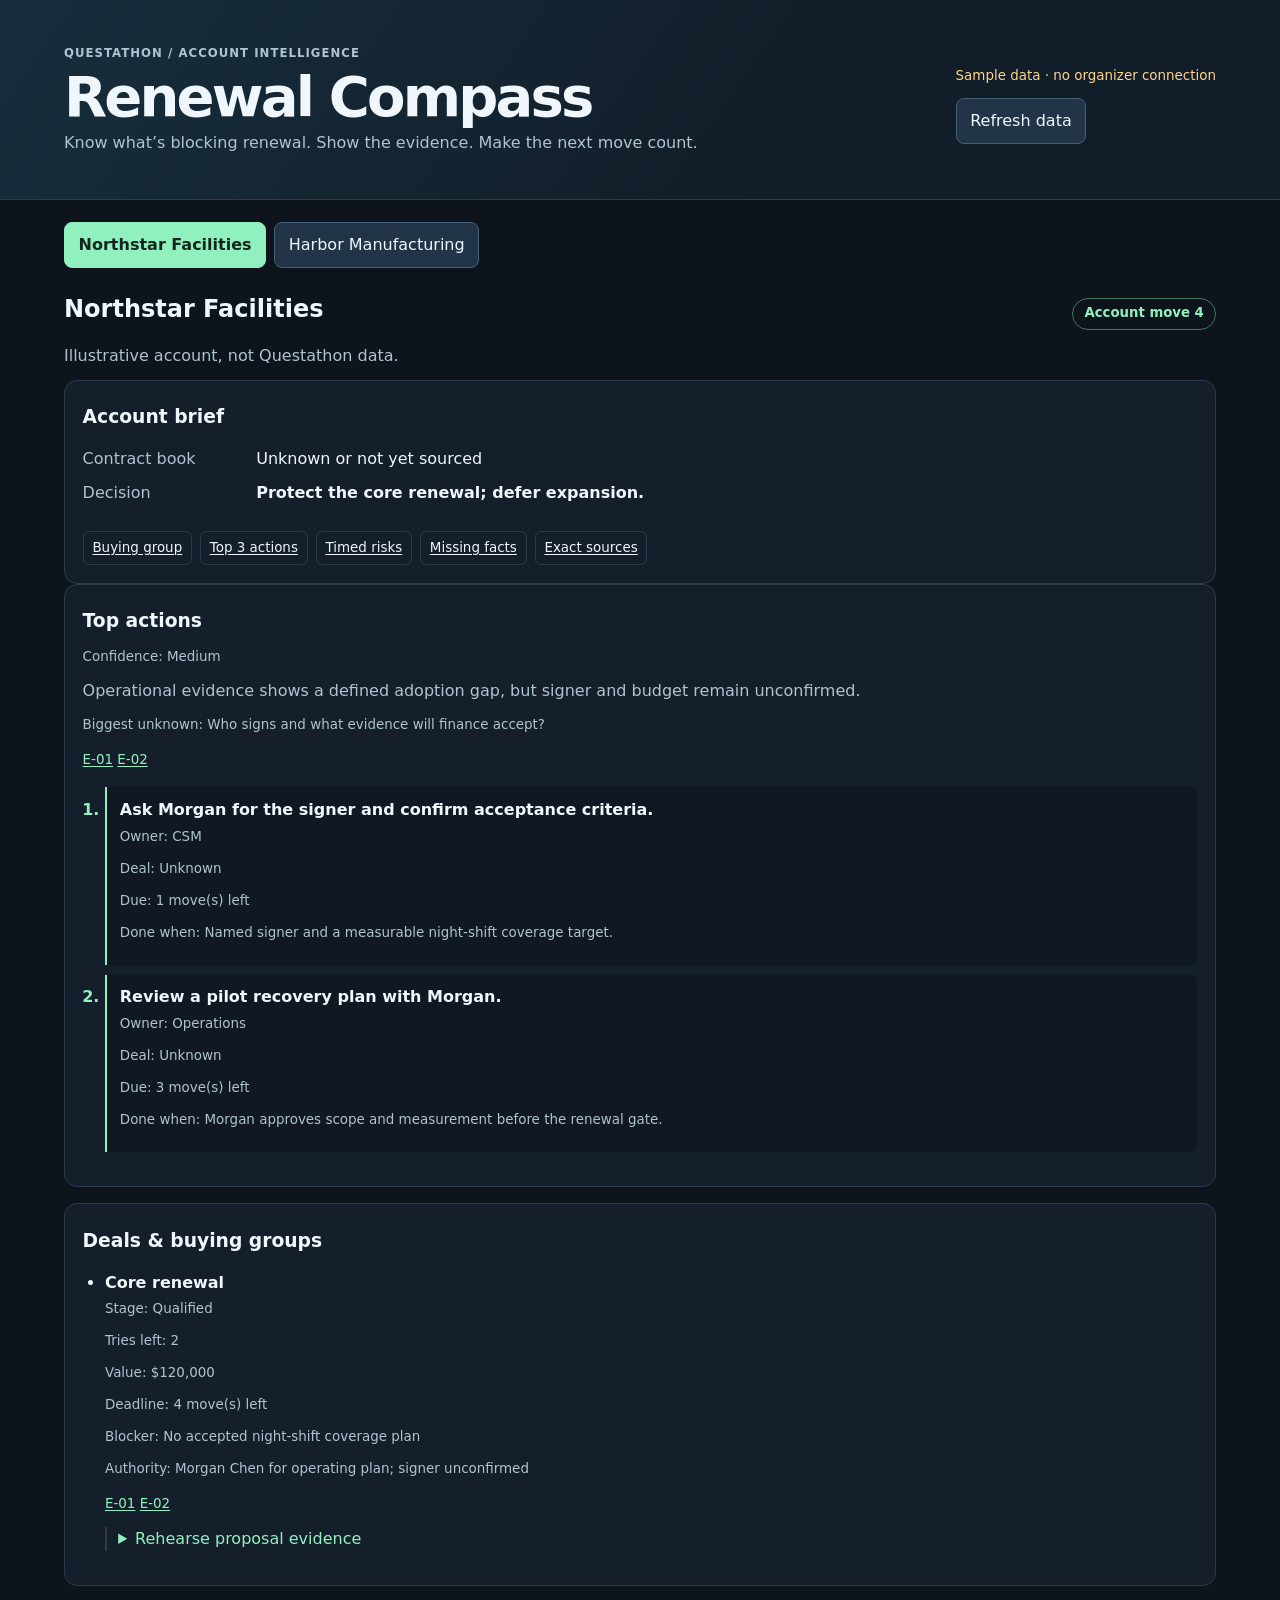
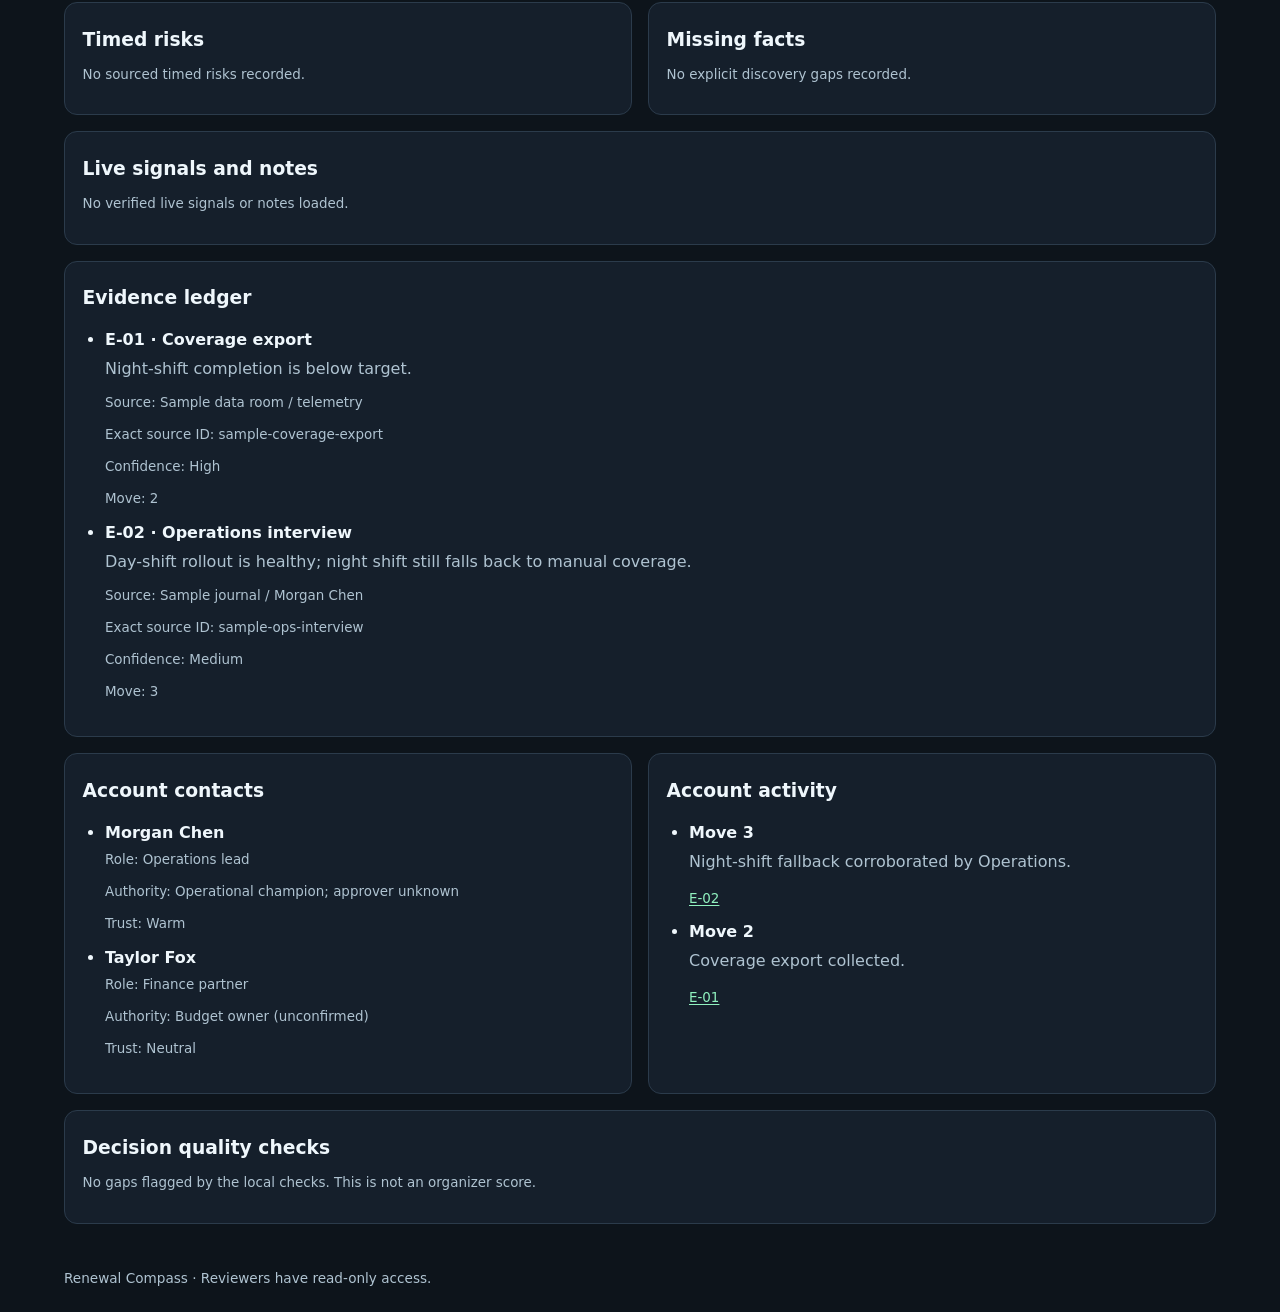
<file: index.html>
<!doctype html><html lang="en"><meta charset="utf-8"><meta name="viewport" content="width=device-width, initial-scale=1"><title>Renewal Compass | Questathon CRM</title><link rel="stylesheet" href="styles.css">
<body><header><div><small>QUESTATHON / ACCOUNT INTELLIGENCE</small><h1>Renewal Compass</h1><p>Know what’s blocking renewal. Show the evidence. Make the next move count.</p></div><div id="status" role="status"></div></header><main><nav id="accounts" aria-label="Accounts"></nav><section id="workspace" aria-live="polite"></section></main><footer>Renewal Compass · Reviewers have read-only access.</footer><script type="module" src="app.mjs"></script></body></html>
</file>
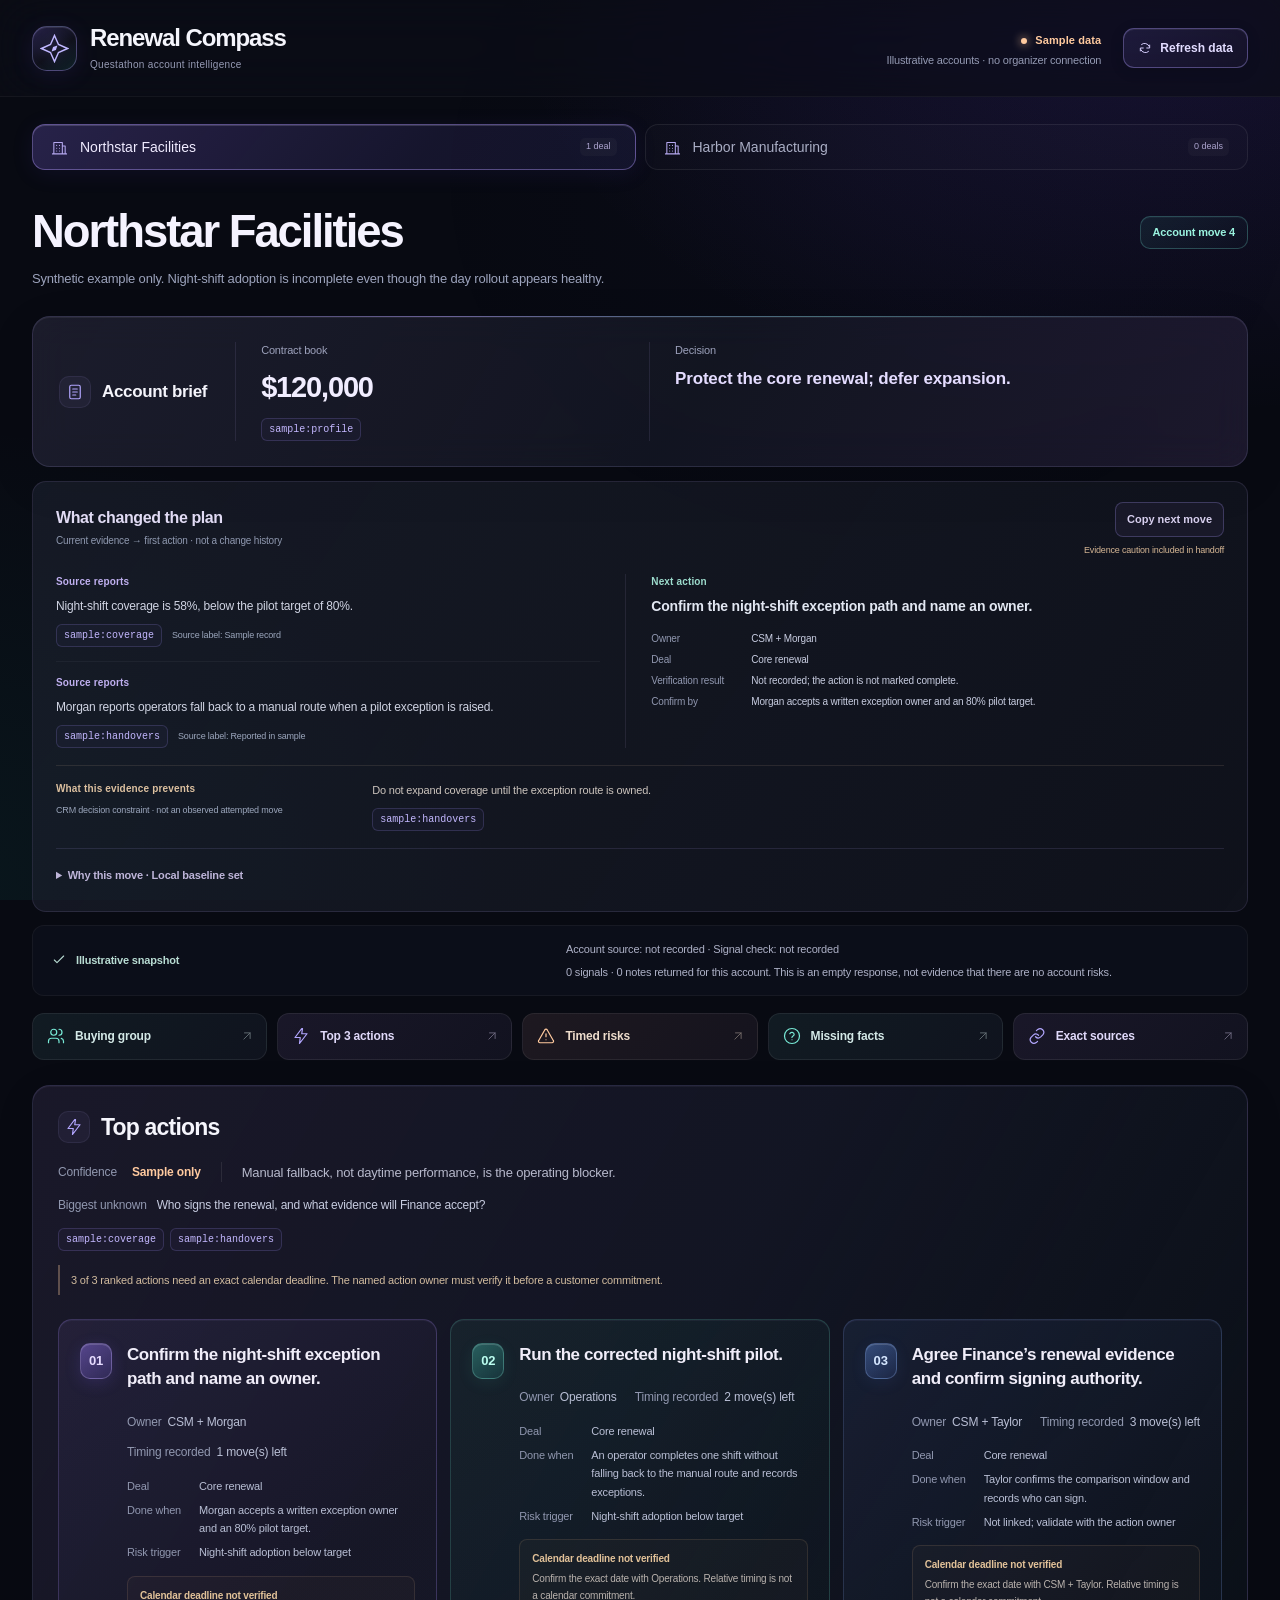
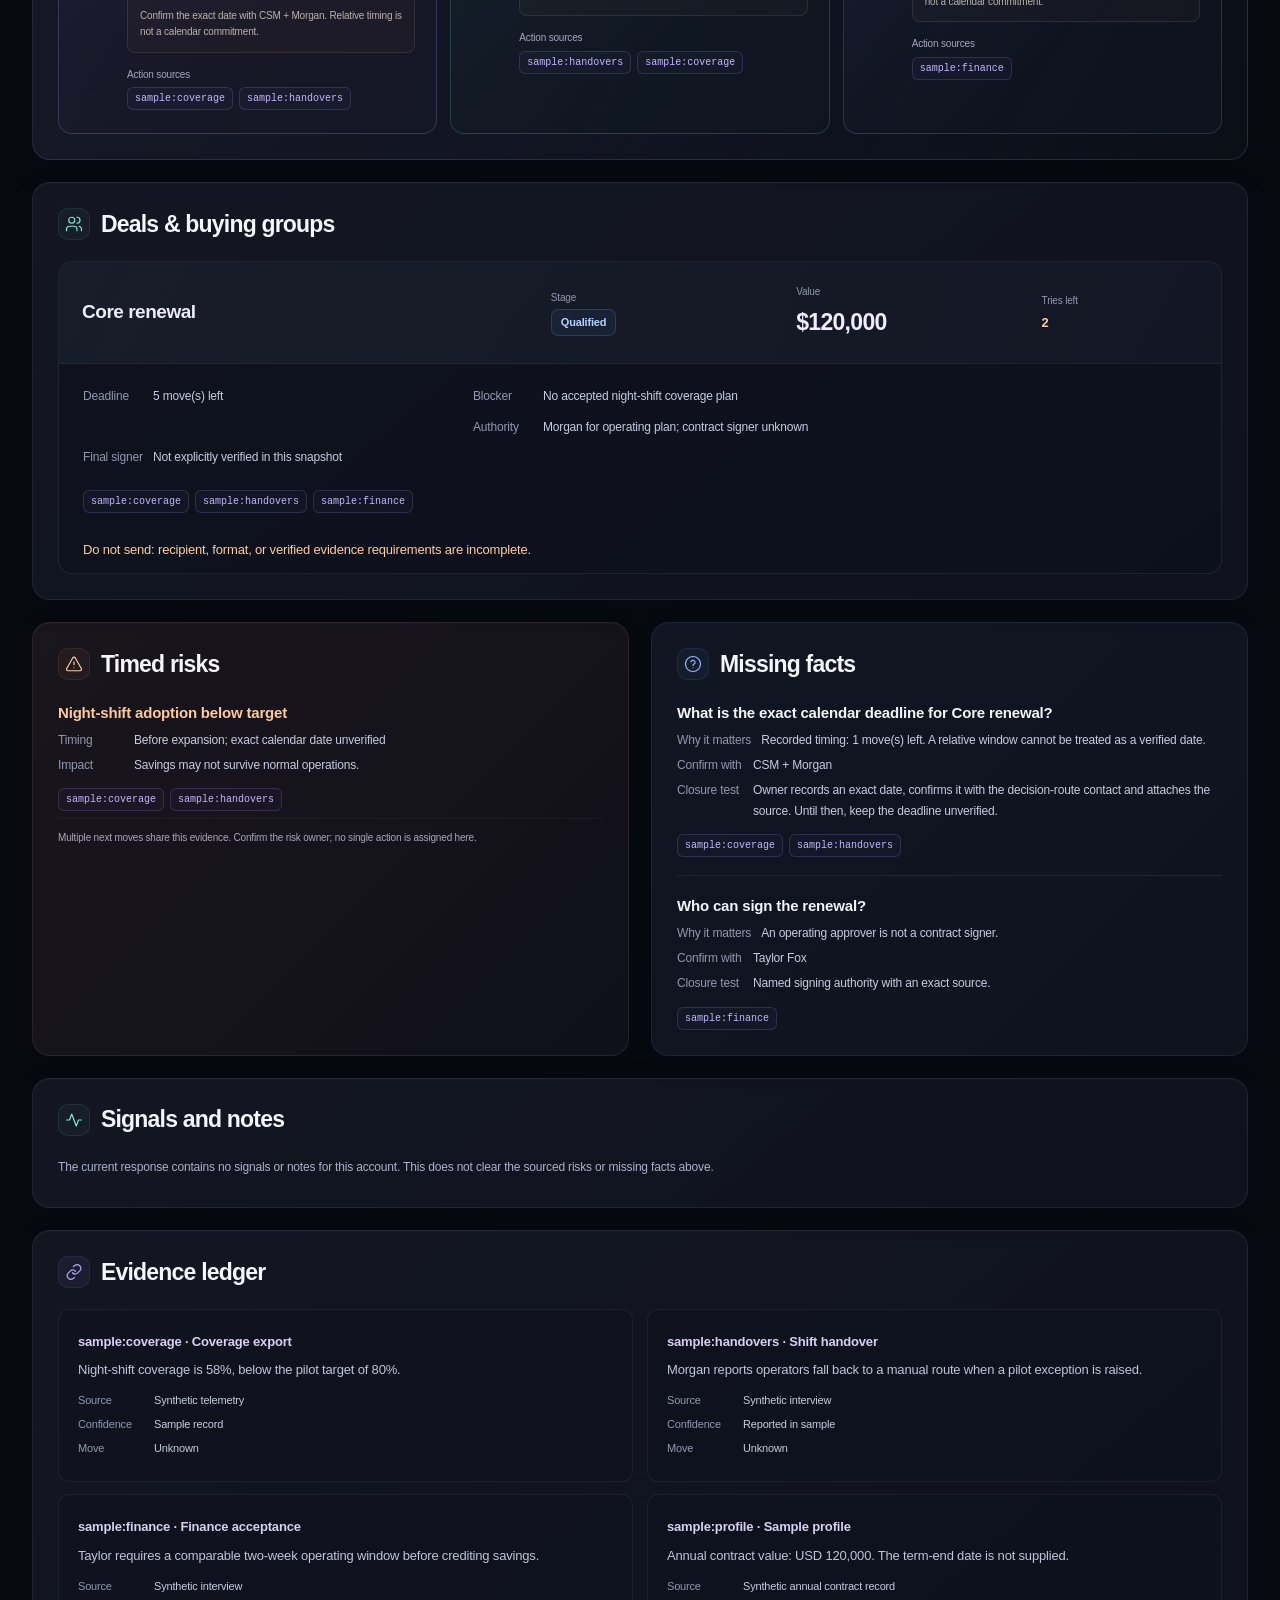
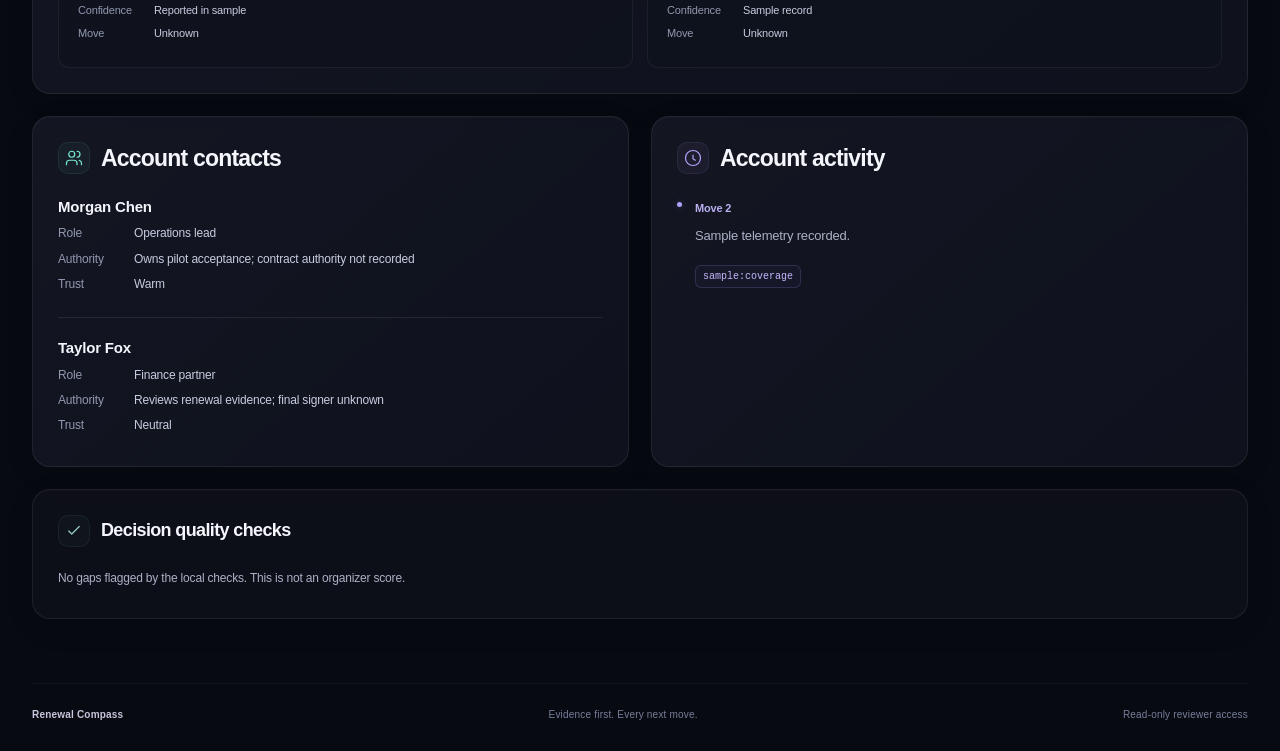
<file: hosting/crm/index.html>
<!doctype html>
<html lang="en">
<head>
<meta charset="utf-8"><meta name="viewport" content="width=device-width, initial-scale=1">
<meta name="theme-color" content="#080a12"><meta name="description" content="Evidence-led account intelligence. Review renewal decisions, buying groups, next actions, and exact sources.">
<title>Renewal Compass | Questathon CRM</title><link rel="stylesheet" href="styles.css">
</head>
<body>
<a class="skip-link" href="#workspace">Skip to account review</a>
<header class="app-header"><div class="brand"><span class="brand-emblem"><svg class="brand-mark" viewBox="0 0 40 40" fill="none" aria-hidden="true"><path d="m20 2 5.5 12.5L38 20l-12.5 5.5L20 38l-5.5-12.5L2 20l12.5-5.5L20 2Z" stroke="currentColor" stroke-width="2"/><path d="m24 16-2 6-6 2 2-6 6-2Z" fill="currentColor"/></svg></span><div><h1>Renewal Compass</h1><p>Questathon account intelligence</p></div></div><div id="status" role="status" aria-live="polite"></div></header>
<main><nav id="accounts" aria-label="Accounts"></nav><section id="workspace" aria-live="polite" aria-busy="true" tabindex="-1"><div class="connection-state"><span class="connection-orbit" aria-hidden="true"></span><p class="section-label">ACCOUNT INTELLIGENCE</p><h2>Connecting the evidence.</h2><p>Loading the account snapshot before making a recommendation.</p></div></section></main>
<footer><span>Renewal Compass</span><span>Evidence first. Every next move.</span><span>Read-only reviewer access</span></footer>
<script type="module" src="app.mjs"></script>
</body></html>
</file>
<file: styles.css>
:root{color-scheme:dark;--bg:#0d141b;--surface:#151f2b;--line:#2b3b4b;--ink:#eff7fc;--muted:#afc3d1;--mint:#90f1bf;--amber:#ffd489}*{box-sizing:border-box}body{margin:0;background:var(--bg);color:var(--ink);font:16px/1.55 system-ui,sans-serif}header{padding:2.5rem max(5vw,1.1rem) 2rem;background:linear-gradient(125deg,#182e3c,#111d29 64%);border-bottom:1px solid var(--line);display:flex;justify-content:space-between;gap:1.5rem;align-items:center}h1{margin:.2rem 0;font-size:clamp(2rem,5vw,3.5rem);letter-spacing:-.05em;line-height:1.05}h2,h3,p{margin:.25rem 0 .7rem}p,small,dt,footer{color:var(--muted)}small{font-size:.73rem;letter-spacing:.09em;font-weight:700}main,footer{max-width:1320px;margin:auto;padding:1.4rem 5vw}nav{display:flex;gap:.5rem;flex-wrap:wrap;margin-bottom:1.2rem}button{background:#213448;color:var(--ink);border:1px solid #456078;border-radius:8px;padding:.6rem .85rem;font:inherit;cursor:pointer}button[aria-pressed=true]{background:var(--mint);color:#11261e;border-color:var(--mint);font-weight:700}button:focus-visible,a:focus-visible{outline:3px solid var(--amber);outline-offset:3px}.badge{color:var(--mint);font-weight:700;font-size:.83rem;border:1px solid #41775c;border-radius:2rem;padding:.3rem .7rem;white-space:nowrap}.warn{color:var(--amber)}.grid{display:grid;grid-template-columns:repeat(2,minmax(0,1fr));gap:1rem}.card{background:var(--surface);border:1px solid var(--line);border-radius:13px;padding:1.1rem;overflow-wrap:anywhere}.full{grid-column:1/-1}.card li+li{margin-top:.6rem}.card ul,.card ol{padding-left:1.4rem}.title{display:flex;justify-content:space-between;gap:1rem;align-items:baseline}.metadata{font-size:.84rem}.ref{color:var(--mint)}.summary{font-size:1.15rem;font-weight:650;color:var(--ink)}dl{display:grid;grid-template-columns:8rem 1fr;gap:.15rem .45rem}dd{margin:0}footer{font-size:.85rem}@media(max-width:680px){header{display:block}.grid{grid-template-columns:1fr}.title{display:block}.badge{white-space:normal}}
details{margin:.65rem 0 .2rem;border-left:2px solid var(--line);padding-left:.7rem}summary{cursor:pointer;color:var(--mint)}fieldset{border:1px solid var(--line)}.source-choice{display:block;cursor:pointer}
form label{display:block;margin:.5rem 0;color:var(--muted)}form input,form textarea{display:block;width:min(100%,38rem);padding:.55rem;background:var(--bg);border:1px solid var(--line);border-radius:.4rem;color:var(--ink);font:inherit}form textarea{min-height:6rem}

html{scroll-padding-top:1rem}.brief{grid-template-columns:10rem minmax(0,1fr);gap:.55rem .85rem}.metric{font-weight:750;color:var(--ink)}.brief-nav{display:flex;gap:.5rem;flex-wrap:wrap;padding-top:.6rem}.jump{color:var(--ink);border:1px solid var(--line);border-radius:6px;padding:.35rem .55rem;text-underline-offset:.15em;font-size:.84rem}.ref{display:inline-block;max-width:100%;overflow-wrap:anywhere;text-underline-offset:.18em}.card :target,.card:target{outline:2px solid var(--mint);outline-offset:.25rem}summary:focus-visible,input:focus-visible,textarea:focus-visible{outline:3px solid var(--amber);outline-offset:3px}#review-actions ol>li{padding:.65rem .8rem;border-left:2px solid var(--mint);background:#101923;border-radius:0 .4rem .4rem 0}#review-actions ol>li::marker{color:var(--mint);font-weight:bold}@media(max-width:480px){.brief{grid-template-columns:1fr;gap:.1rem}.brief dt:not(:first-child){margin-top:.5rem}header{padding-top:1.5rem}main,footer{padding-inline:1rem}.card{padding:.85rem}.jump{padding:.45rem .5rem}}
</file>
<file: hosting/crm/styles.css>
:root{color-scheme:dark;--bg:#09131b;--surface:#101e28;--surface-2:#14252f;--line:#2a3c46;--ink:#f3f3ec;--muted:#a5b6c0;--mint:#90f1bf;--amber:#f1c18b;--radius:10px;font-family:Inter,ui-sans-serif,-apple-system,BlinkMacSystemFont,"Segoe UI",sans-serif}*{box-sizing:border-box}html{scroll-behavior:smooth;scroll-padding-top:24px}body{margin:0;background:var(--bg);color:var(--ink);font-size:15px;line-height:1.55;-webkit-font-smoothing:antialiased}button,a,input,textarea,summary{-webkit-tap-highlight-color:transparent}button,input,textarea{font:inherit}button,a,summary,input,textarea{touch-action:manipulation}a{color:var(--mint)}button{cursor:pointer}button:disabled{opacity:.55;cursor:wait}h1,h2,h3,p{margin:0}h1,h2,h3{line-height:1.15}p{color:var(--muted)}button:focus-visible,a:focus-visible,summary:focus-visible,input:focus-visible,textarea:focus-visible{outline:3px solid var(--amber);outline-offset:4px}.skip-link{position:fixed;top:8px;left:8px;z-index:10;background:var(--mint);color:var(--bg);padding:12px 20px;transform:translateY(-150%);border-radius:6px}.skip-link:focus{transform:translateY(0)}.app-header{max-width:1600px;margin:auto;min-height:104px;padding:24px 40px;display:flex;align-items:center;justify-content:space-between;gap:32px;border-bottom:1px solid var(--line)}.brand{display:flex;align-items:center;gap:15px;flex-shrink:0}.brand-mark{width:38px;height:38px;color:var(--mint)}.brand h1{font-size:23px;font-weight:700;letter-spacing:-.04em}.brand p{font-size:11px;margin-top:5px;letter-spacing:.035em}#status{display:flex;align-items:center;justify-content:flex-end;gap:22px}.status-copy{text-align:right;max-width:410px}.status-mode{font-size:12px;font-weight:650;color:var(--mint);display:inline-flex;align-items:center;gap:8px}.status-mode:before{content:"";width:6px;height:6px;border-radius:50%;background:currentColor;flex-shrink:0}#status[data-state=caution] .status-mode{color:var(--amber)}.status-detail{font-size:11px;line-height:1.45;margin-top:3px}.refresh-button{white-space:nowrap;background:transparent;color:var(--mint);border:1px solid #416b5b;border-radius:7px;padding:10px 14px;font-size:12px;font-weight:650;min-height:40px;transition:background .18s,border-color .18s}.refresh-button:hover:not(:disabled){background:#90f1bf0d;border-color:var(--mint)}main{max-width:1600px;margin:auto;padding:0 40px 64px}#accounts{display:flex;gap:8px;border-bottom:1px solid var(--line);padding-top:20px;margin-bottom:34px;overflow-x:auto}#accounts:empty{display:none}#accounts button{position:relative;display:flex;align-items:center;gap:16px;white-space:nowrap;background:transparent;border:0;border-bottom:2px solid transparent;color:var(--muted);padding:14px 19px 16px;font-size:14px;font-weight:550;transition:background .18s,color .18s}#accounts button:hover{color:var(--ink);background:#ffffff04}#accounts button[aria-pressed=true]{color:var(--mint);border-bottom-color:var(--mint);background:linear-gradient(0deg,#90f1bf09,transparent)}.account-count{font-size:10px;opacity:.75;font-weight:450}.account-heading{margin-bottom:28px}.title{display:flex;align-items:center;gap:24px;justify-content:space-between}.title h2{font-size:clamp(30px,3.3vw,48px);letter-spacing:-.045em;font-weight:650}.badge{color:var(--mint);font-size:11px;font-weight:650;border:1px solid #3b6352;padding:6px 11px;border-radius:30px;white-space:nowrap}.account-context{margin-top:10px;max-width:1000px;font-size:13px;line-height:1.65}.card{min-width:0;overflow-wrap:anywhere}.card h3{font-size:22px;letter-spacing:-.035em;font-weight:650;margin-bottom:21px}.account-brief{display:flex;align-items:center;border:1px solid #3d515b;border-radius:var(--radius);padding:24px;gap:28px;background:linear-gradient(105deg,#12232d55,transparent)}.account-brief h3{font-size:17px;margin:0;min-width:108px;letter-spacing:-.02em}.brief{display:flex;flex:1;gap:22px;margin:0}.brief-field{border-left:1px solid var(--line);padding-left:24px;min-width:0;flex:1}.brief-field.decision{flex:1.5}dt{font-size:11px;color:var(--muted);margin-bottom:6px}dd{margin:0;font-size:15px;line-height:1.5}.metric{font-size:25px;letter-spacing:-.04em;font-weight:650;font-variant-numeric:tabular-nums}.brief dd>.source-links{margin-top:5px;display:flex}.brief dd>strong{font-size:17px;font-weight:550}.brief-nav{display:flex;gap:0;flex-wrap:wrap;padding:17px 0 23px;margin-bottom:6px}.jump{color:var(--mint);text-decoration:none;font-size:12px;padding:4px 20px;border-right:1px solid var(--line);transition:color .15s}.jump:first-child{padding-left:0}.jump:last-child{border-right:0}.jump svg{width:11px;height:11px;margin-left:8px;vertical-align:-1px;fill:none;stroke:currentColor;stroke-width:1.4;stroke-linecap:round;stroke-linejoin:round;opacity:.75}.jump:hover{color:var(--ink)}.grid{display:grid;grid-template-columns:repeat(2,minmax(0,1fr));column-gap:32px;row-gap:0}.grid>.card{border-top:1px solid var(--line);padding:28px 0 32px}.full{grid-column:1/-1}.metadata{display:flex;gap:10px;font-size:12px;line-height:1.65;margin:5px 0}.meta-label{flex-shrink:0;color:#899fae;min-width:66px}.meta-value{color:#c7d4dc;min-width:0}.source-links{display:inline-flex;gap:6px;flex-wrap:wrap;vertical-align:middle}.source-links:empty{display:none}.ref{display:inline-block;max-width:100%;overflow-wrap:anywhere;color:var(--mint);background:#90f1bf06;border:1px solid #365446;border-radius:5px;text-decoration:none;padding:2px 7px;font:10px/1.6 ui-monospace,SFMono-Regular,Consolas,monospace;transition:background .15s}.ref:hover{background:#90f1bf16}.card ul,.card ol{list-style:none;margin:0;padding:0}.card>ul>li{padding:18px 0;border-bottom:1px solid var(--line)}.card>ul>li:first-child{padding-top:0}.card>ul>li:last-child{border-bottom:0;padding-bottom:0}.card li>strong{font-weight:550;font-size:15px}.card li>p:not(.metadata){font-size:13px;margin:7px 0 10px;line-height:1.7}.card li>.source-links{margin-top:8px}.decision-context{display:flex;gap:24px;align-items:start;margin-top:-2px}.decision-context>.metadata{flex-shrink:0;margin:0;border-right:1px solid var(--line);padding-right:24px}.decision-context .meta-value{color:var(--amber);font-weight:600}.decision-reason{font-size:13px;max-width:900px;line-height:1.65}.decision-context+.metadata{margin-top:12px}.decision-context+.metadata .meta-label{min-width:0}#review-actions>.source-links{margin-top:7px}#review-actions ol{display:grid;grid-template-columns:repeat(auto-fit,minmax(min(100%,310px),1fr));gap:16px;margin-top:23px}#review-actions ol>li{display:flex;align-items:flex-start;gap:16px;background:var(--surface);border:1px solid #344a56;border-radius:var(--radius);padding:22px;position:relative;transition:border-color .2s,transform .2s}#review-actions ol>li:hover{border-color:#608979;transform:translateY(-2px)}.action-number{color:var(--mint);font-size:13px;font-variant-numeric:tabular-nums;font-weight:600;line-height:28px;flex-shrink:0;border-bottom:1px solid #436452}.action-body{min-width:0}.action-body>strong{display:block;font-size:17px;letter-spacing:-.025em;line-height:1.4;font-weight:600;margin-bottom:15px}.action-meta{display:flex;flex-wrap:wrap;column-gap:24px;row-gap:0;margin-bottom:9px}.action-meta .metadata{gap:6px}.action-meta .meta-label{min-width:0}.action-body>.metadata .meta-label{min-width:64px}.action-body>.source-links{margin-top:10px}.deal-item{border:1px solid var(--line)!important;border-radius:var(--radius);padding:0!important;background:#101e284a;margin-bottom:17px;overflow:hidden}.deal-item:last-child{margin-bottom:0}.deal-summary{display:grid;grid-template-columns:minmax(0,2fr) minmax(0,1fr) minmax(0,1fr) minmax(0,.7fr);gap:22px;align-items:center;padding:20px 24px;border-bottom:1px solid var(--line);background:var(--surface)}.deal-name{font-size:19px;font-weight:600;letter-spacing:-.025em}.deal-summary .metadata{display:flex;flex-direction:column;gap:3px;margin:0}.deal-summary .meta-label{font-size:10px}.deal-summary .meta-value{color:var(--ink);font-size:13px;font-weight:550}.deal-summary .metadata:nth-child(3) .meta-value{font-size:21px;font-variant-numeric:tabular-nums;letter-spacing:-.03em}.deal-summary .metadata:last-child .meta-value{color:var(--amber)}.deal-facts{padding:15px 24px 6px;display:grid;grid-template-columns:1fr 2fr;column-gap:28px}.deal-facts .metadata:first-child{grid-row:1/3}.deal-facts .meta-label{min-width:60px}.deal-item>.source-links{margin:5px 24px 14px}.deal-item>details{margin:0 24px 16px}.deal-item>.warn{margin:12px 24px!important}details{border-top:1px solid var(--line);padding-top:12px;margin-top:14px}summary{cursor:pointer;color:var(--mint);font-size:12px;font-weight:550;padding:3px 0;list-style-position:inside}details>ul{display:grid;grid-template-columns:repeat(auto-fit,minmax(min(100%,230px),1fr));gap:20px;margin:16px 0 5px!important}details li{border-left:1px solid var(--line);padding-left:16px}details li>strong{font-size:13px!important}details li .metadata{font-size:11px;gap:7px}details li .meta-label{min-width:40px}.warn{color:var(--amber)}#review-risks>ul>li>strong{color:var(--amber)}#review-evidence>ul{display:grid;grid-template-columns:repeat(2,minmax(0,1fr));column-gap:32px}#review-evidence>ul>li{padding:20px 0;border-top:1px solid var(--line);border-bottom:0}#review-evidence li>strong{font-size:13px}#review-evidence .metadata{font-size:11px}#review-evidence li>p:not(.metadata){color:#c7d4dc}.card :target,.card:target{outline:2px solid var(--mint);outline-offset:8px}.quality{font-size:13px}.quality h3{font-size:17px}.quality li{color:var(--muted);padding:10px 0!important}.quality li:before{content:'↳';color:var(--amber);margin-right:10px}.timeline>ul>li{padding-left:18px;position:relative}.timeline>ul>li:before{content:'';position:absolute;left:0;top:25px;width:5px;height:5px;border-radius:50%;background:var(--mint)}.timeline>ul>li:first-child:before{top:7px}.timeline>ul>li>strong{font-size:11px!important;color:var(--mint)}fieldset{border:1px solid var(--line);padding:16px;border-radius:6px;margin:16px 0}legend{color:var(--muted);font-size:11px;padding:0 8px}.source-choice{display:flex;align-items:start;gap:8px;font-size:12px;padding:7px 0;cursor:pointer}.source-choice input{accent-color:var(--mint);margin-top:4px}form label{display:block;margin:14px 0;color:var(--muted);font-size:12px}form input,form textarea{display:block;width:min(100%,38rem);padding:10px;background:var(--bg);border:1px solid var(--line);border-radius:6px;color:var(--ink);margin-top:5px}form textarea{min-height:100px}form button{border:1px solid #416b5b;background:transparent;color:var(--mint);padding:10px 16px;border-radius:6px}.connection-state{padding:72px 0 80px;max-width:1040px;margin:0 auto}.connection-orbit{display:block;width:64px;height:64px;border:1px solid #416153;border-radius:50%;margin-bottom:36px;position:relative;background:radial-gradient(circle,#90f1bf0d,transparent 70%)}.connection-orbit:before{content:'';position:absolute;inset:12px;border:1px solid #365747;border-radius:50%}.connection-orbit:after{content:'';position:absolute;left:28px;top:17px;width:7px;height:28px;background:var(--mint);transform:rotate(38deg);clip-path:polygon(50% 0,100% 65%,50% 100%,0 35%)}.section-label{font-size:10px;letter-spacing:.18em;color:var(--mint);font-weight:600;margin-bottom:14px}.connection-state h2{font-size:clamp(34px,4.4vw,60px);font-weight:550;letter-spacing:-.045em;max-width:740px;line-height:1.08}.connection-state>p:last-of-type{font-size:15px;max-width:610px;line-height:1.8;margin-top:24px}.connection-path{display:grid;grid-template-columns:repeat(3,minmax(0,1fr));gap:30px;margin-top:58px}.connection-path>div{border-top:1px solid var(--line);padding-top:18px;display:flex;flex-direction:column;gap:6px}.connection-path strong{font-size:13px;font-weight:550}.connection-path span{font-size:12px;color:var(--muted)}footer{max-width:1520px;margin:auto;border-top:1px solid var(--line);display:flex;justify-content:space-between;gap:20px;padding:23px 0 28px;color:#8ea2b0;font-size:10px;letter-spacing:.02em}footer span:first-child{color:var(--ink);font-weight:550}@media(min-width:1601px){footer{max-width:1520px}}@media(max-width:1599px){footer{margin-inline:40px}}@media(max-width:1000px){.app-header{gap:20px;padding-inline:28px}.brand h1{font-size:20px}.brand-mark{width:30px;height:30px}main{padding-inline:28px}#status{gap:14px}.status-copy{max-width:290px}.account-brief{gap:20px;padding:20px}.account-brief h3{min-width:90px;font-size:15px}.brief{gap:16px;flex-wrap:wrap}.brief-field{padding-left:18px;min-width:130px}.brief-field.decision{min-width:220px}.deal-summary{gap:16px;padding:18px}.deal-facts{padding-inline:18px}.deal-item>details{margin-inline:18px}footer{margin-inline:28px}.grid{column-gap:24px}.title h2{font-size:36px}.decision-context{gap:18px}.decision-context>.metadata{padding-right:18px}}
@media(max-width:700px){.app-header{padding:20px;align-items:start;flex-direction:column;gap:20px}.brand h1{font-size:22px}.brand p{font-size:10px}.brand-mark{width:33px;height:33px}#status{width:100%;justify-content:space-between;gap:12px}.status-copy{text-align:left;max-width:none}.status-mode{font-size:11px}.status-detail{font-size:10px;max-width:270px}.refresh-button{font-size:11px;padding:9px 11px}main{padding:0 20px 40px}#accounts{padding-top:12px;margin-bottom:27px;margin-inline:-20px;padding-inline:20px}#accounts button{padding:13px 12px;font-size:12px;gap:10px}.account-count{font-size:9px}.title{align-items:start;gap:14px;flex-direction:column}.title h2{font-size:34px}.badge{font-size:10px;padding:4px 9px}.account-context{font-size:12px;margin-top:12px}.account-heading{margin-bottom:22px}.account-brief{display:block;padding:20px}.account-brief h3{margin-bottom:18px;font-size:16px}.brief{display:grid;grid-template-columns:1fr 1fr;gap:20px 16px}.brief-field{border-left:0;padding-left:0;min-width:0!important}.brief-field.decision{grid-column:1/-1;border-top:1px solid var(--line);padding-top:15px}.brief dd>strong{font-size:16px}dd{font-size:13px}.metric{font-size:23px}.brief-nav{gap:7px 16px;padding:16px 0 22px}.jump{font-size:11px;padding:4px 0;border:0;min-height:28px}.jump svg{margin-left:5px}.grid{grid-template-columns:1fr;gap:0}.grid>.card{padding:24px 0}.card h3{font-size:21px;margin-bottom:18px}.decision-context{flex-direction:column;gap:12px}.decision-context>.metadata{border-right:0;padding-right:0}.decision-reason{font-size:12px}.metadata{font-size:11px}.decision-context+.metadata{gap:8px;flex-direction:column}.decision-context+.metadata .meta-label{font-size:10px}#review-actions ol{grid-template-columns:1fr;gap:12px;margin-top:18px}#review-actions ol>li{padding:18px;gap:13px}.action-body>strong{font-size:16px}.deal-summary{grid-template-columns:1fr 1fr;gap:18px;padding:18px}.deal-name{grid-column:1/-1;font-size:18px}.deal-summary .metadata:nth-child(2){grid-column:1/-1}.deal-summary .metadata:nth-child(2){flex-direction:row;gap:12px}.deal-summary .metadata:nth-child(2) .meta-value{color:var(--mint);font-size:12px}.deal-facts{display:block;padding:13px 18px 8px}.deal-facts .metadata{margin:8px 0}.deal-item>.source-links{margin-inline:18px}details>ul{grid-template-columns:1fr;gap:18px}#review-evidence>ul{grid-template-columns:1fr}.connection-state{padding:42px 0 48px}.connection-state h2{font-size:40px}.connection-state>p:last-of-type{font-size:13px}.connection-orbit{width:56px;height:56px;margin-bottom:30px}.connection-orbit:after{left:24px;top:14px}.connection-path{grid-template-columns:1fr;margin-top:36px;gap:20px}.connection-path>div{padding-top:13px}.connection-path span{font-size:11px}footer{margin-inline:20px;flex-wrap:wrap;gap:12px;font-size:9px}footer span:nth-child(2){display:none}}
@media(prefers-reduced-motion:reduce){html{scroll-behavior:auto}*,*:before,*:after{transition:none!important;animation:none!important}.action-item:hover{transform:none!important}}

/* Aurora glass: the production dashboard's second-generation visual system. */
:root{--bg:#080a12;--surface:#151826;--surface-2:#1b2030;--line:#ffffff15;--ink:#f5f5fc;--muted:#adb1c7;--mint:#78ead6;--amber:#ffca9f;--violet:#b3a7ff;--blue:#8eafff;--radius:18px;--ease:cubic-bezier(.2,.8,.2,1)}
body{background:radial-gradient(ellipse 65% 520px at 92% 0%,#7548fa23,transparent 80%),radial-gradient(ellipse 55% 600px at -5% 900px,#15a69715,transparent 80%),var(--bg);background-attachment:fixed;letter-spacing:-.012em}body:before{content:'';position:fixed;inset:0;z-index:-1;pointer-events:none;background:radial-gradient(ellipse 35% 380px at 68% 20%,#5749b208,transparent)}
.app-header{max-width:none;min-height:96px;padding-inline:max(32px,calc((100vw - 1456px)/2));background:#0c0d16b3;backdrop-filter:blur(24px) saturate(150%);-webkit-backdrop-filter:blur(24px) saturate(150%);border-bottom-color:#ffffff0b}.brand{gap:13px}.brand-emblem{display:grid;place-items:center;width:45px;height:45px;border:1px solid #b4abff54;border-radius:15px;background:linear-gradient(145deg,#8a73fa3b,#2a253a35 55%,#40baa922);box-shadow:inset 0 1px 0 #ffffff19,0 4px 24px #7564ff1a}.brand-mark{width:29px;height:29px;color:#c0b8ff;filter:drop-shadow(0 0 6px #9580ff40)}.brand h1{font-size:24px;letter-spacing:-.045em}.brand p{font-size:10px;color:#969bb5;letter-spacing:.03em}.status-copy{max-width:420px}.status-mode{font-size:11px;letter-spacing:.01em}.status-mode:before{box-shadow:0 0 10px currentColor}.status-detail{color:#949ab3}.refresh-button{display:flex;align-items:center;gap:8px;min-height:39px;padding:10px 14px;border:1px solid #b2a1ff5c;background:linear-gradient(140deg,#7863d426,#44366425);box-shadow:inset 0 1px 0 #ffffff12,0 3px 14px #0002;color:#e2dcff;border-radius:11px;transition:background .25s var(--ease),border-color .25s,box-shadow .25s,transform .25s var(--ease)}.refresh-button:before{content:'';width:14px;height:14px;display:block;background:url("data:image/svg+xml,%3Csvg xmlns='http://www.w3.org/2000/svg' viewBox='0 0 24 24' fill='none' stroke='%23d9d0ff' stroke-width='1.7' stroke-linecap='round' stroke-linejoin='round'%3E%3Cpath d='M20 7v5h-5M4 17v-5h5M6 6a8 8 0 0 1 13 3M5 15a8 8 0 0 0 13 3'/%3E%3C/svg%3E") center/contain no-repeat;flex-shrink:0}.refresh-button:hover:not(:disabled){background:#8e77ff25;border-color:#c2afffa0;box-shadow:inset 0 1px 0 #ffffff20,0 3px 25px #7c5bff25;transform:translateY(-1px)}.refresh-button:active:not(:disabled){transform:scale(.96)}.refresh-button:disabled:before{animation:refresh-turn 1s linear infinite}
main{max-width:1520px;padding-inline:32px}#accounts{display:flex;align-items:center;gap:9px;border-bottom:0;padding-top:27px;margin-bottom:36px;overflow-x:auto;scrollbar-width:none}#accounts::-webkit-scrollbar{display:none}#accounts button{gap:12px;padding:12px 18px;border:1px solid #ffffff13;border-radius:13px;background:#ffffff04;font-weight:500;color:#aaaec5;transition:background .25s var(--ease),transform .22s var(--ease),border-color .25s,box-shadow .25s}#accounts button:hover{background:#ffffff09;color:var(--ink);border-color:#ffffff28;transform:translateY(-1px)}#accounts button[aria-pressed=true]{color:#f0ebff;border-color:#b39cff68;background:linear-gradient(130deg,#7960d548,#6e5cd224 65%,#5452b424);box-shadow:inset 0 1px 0 #e8deff2b,0 4px 22px #563fbd1b}#accounts button:active{transform:scale(.975)}.account-count{padding:2px 6px;background:#ffffff07;border-radius:5px;font-size:9px;color:#aca4ce;opacity:1}.account-icon{width:17px;height:17px;fill:none;stroke:currentColor;stroke-width:1.5;stroke-linecap:round;stroke-linejoin:round;flex-shrink:0;color:#b6a9f0}.account-heading{margin-bottom:26px;animation:panel-enter .55s var(--ease) both}.title h2{font-size:clamp(32px,3.55vw,51px);font-weight:600;letter-spacing:-.045em;line-height:1.13;color:#f5f3ff}.badge{font-size:11px;padding:7px 12px;border-color:#76e9d83f;border-radius:10px;color:#9af3df;background:linear-gradient(140deg,#4fe5ce14,#4fe5ce04);box-shadow:inset 0 1px 0 #b6ffed0b}.account-context{color:#9ca3bc;font-size:13px;line-height:1.75;max-width:1080px}
.account-brief{border:1px solid #b0a9eb29;position:relative;isolation:isolate;background:linear-gradient(120deg,#252538ad,#1a1d2c95 54%,#29213e99);padding:25px 26px;gap:28px;box-shadow:inset 0 1px 0 #ffffff10,0 14px 50px #00000016;backdrop-filter:blur(18px);animation:panel-enter .6s .04s var(--ease) both}.account-brief:before{content:'';position:absolute;height:1px;top:-1px;left:24px;right:24px;background:linear-gradient(90deg,transparent,#b4a1ff70,#71e7d754,transparent);pointer-events:none}.account-brief h3{display:flex;align-items:center;gap:11px;font-size:17px;min-width:140px}.section-icon{display:inline-grid;place-items:center;width:32px;height:32px;border-radius:10px;color:var(--violet);background:#b2a2ff0e;border:1px solid #b5a8ff16;flex-shrink:0}.ui-icon{width:18px;height:18px;fill:none;stroke:currentColor;stroke-width:1.6;stroke-linecap:round;stroke-linejoin:round}.brief{gap:24px}.brief-field{border-left-color:#c4b6ff1b;padding-left:25px}.brief-field dt{color:#9da2bc;font-size:11px}.brief-field dd{color:#e8e9f5;font-size:14px}.brief-field dd>strong{font-weight:550;font-size:17px}.brief-field.decision dd>strong{color:#e4dcff}.metric{font-size:29px;letter-spacing:-.04em;font-weight:650;color:#f1edff}.brief-nav{display:grid;grid-template-columns:repeat(5,minmax(0,1fr));gap:10px;padding:17px 0 25px;margin:0;animation:panel-enter .6s .07s var(--ease) both}.jump{display:flex;align-items:center;gap:10px;padding:12px 14px!important;min-height:47px;border:1px solid #ffffff12!important;border-radius:12px;background:linear-gradient(130deg,#19293190,#161b2990);color:#d4e9e7;font-size:12px;font-weight:550;text-decoration:none;transition:transform .25s var(--ease),border-color .25s,background .25s,box-shadow .25s}.jump .route-icon{width:18px;height:18px;flex-shrink:0;fill:none;stroke:currentColor;stroke-width:1.6;stroke-linecap:round;stroke-linejoin:round;color:var(--mint);margin:0;vertical-align:0;opacity:1}.jump .jump-arrow{width:10px;height:10px;margin-left:auto;opacity:.45;transition:transform .2s,opacity .2s}.jump[data-section=actions],.jump[data-section=evidence]{background:linear-gradient(130deg,#29233b8c,#1b1a2b8c);color:#e0d9fa}.jump[data-section=actions] .route-icon,.jump[data-section=evidence] .route-icon{color:var(--violet)}.jump[data-section=risks]{background:linear-gradient(130deg,#33272e80,#211c2980);color:#eddccc}.jump[data-section=risks] .route-icon{color:var(--amber)}.jump:hover{border-color:#b1a6ed60!important;background-color:#a392ff13;color:var(--ink);transform:translateY(-2px);box-shadow:0 5px 18px #0002}.jump:hover .jump-arrow{transform:translate(2px,-2px);opacity:1}.jump:active{transform:scale(.98)}
.grid{gap:22px;column-gap:22px}.grid>.card{position:relative;border:1px solid #ffffff12;background:linear-gradient(140deg,#181b28ba,#10141fd9);border-radius:var(--radius);padding:25px;box-shadow:inset 0 1px 0 #ffffff05,0 8px 35px #0000000f;animation:panel-enter .6s var(--reveal-delay,0ms) var(--ease) both}.grid>.card h3{display:flex;align-items:center;gap:11px;font-size:23px;font-weight:600;letter-spacing:-.035em;margin-bottom:21px}.grid>.card h3 .section-icon{width:32px;height:32px}#review-actions{border-color:#b0a0f326;background:linear-gradient(120deg,#252137a1,#141726e0 50%,#172c302b);box-shadow:inset 0 1px 0 #d4c0ff0d,0 10px 45px #0001}.decision-context{gap:20px}.decision-context>.metadata{border-right-color:#ffffff16;gap:8px;padding-right:20px}.decision-context .meta-value{color:#ffca9f}.decision-reason{color:#b7b9cc;font-size:13px}.decision-context+.metadata{margin-top:12px}.metadata{font-size:12px;line-height:1.7}.meta-label{color:#9198b0}.meta-value{color:#c7cce0}.source-links{gap:6px}.ref{font-size:10px;line-height:1.7;color:#c4b8ff;border:1px solid #a795ff30;background:#8a6bff09;border-radius:6px;padding:2px 7px;transition:background .2s,border-color .2s,transform .2s,box-shadow .2s}.ref:hover{color:#eee7ff;background:#9376ff24;border-color:#beabff70;box-shadow:0 2px 10px #8b66ff15;transform:translateY(-1px)}.ref:active{transform:scale(.96)}#review-actions ol{gap:13px;margin-top:24px}#review-actions ol>li{padding:23px 21px;gap:15px;background:linear-gradient(145deg,#52467d35,#221e3430 65%);border:1px solid #ad91ff3b;border-radius:14px;box-shadow:inset 0 1px 0 #c9b5ff0e;transition:transform .3s var(--ease),border-color .3s,box-shadow .3s}#review-actions ol>li:nth-child(2){background:linear-gradient(145deg,#22554c33,#112c2c26 70%);border-color:#69d1bf35}#review-actions ol>li:nth-child(3){background:linear-gradient(145deg,#33477538,#1c243730 70%);border-color:#84a5e935}#review-actions ol>li:hover{border-color:#b9a1ff8c;transform:translateY(-4px);box-shadow:0 10px 30px #00000024,inset 0 1px 0 #d6bfff12}#review-actions ol>li:nth-child(2):hover{border-color:#79e5cf80}#review-actions ol>li:nth-child(3):hover{border-color:#8aacff80}.action-number{display:grid;place-items:center;line-height:1;width:32px;height:36px;border:1px solid #cbb8ff47;border-radius:10px;background:linear-gradient(145deg,#9475f573,#6353be3d);box-shadow:inset 0 1px 0 #ffffff26,0 4px 16px #7d5cf32b;color:#e7dcff;font-size:13px;font-weight:650;font-variant-numeric:tabular-nums}.action-item:nth-child(2) .action-number{border-color:#87e7d746;background:linear-gradient(145deg,#46bfae66,#24847e33);color:#bcfff0;box-shadow:inset 0 1px 0 #ffffff25,0 4px 16px #3bc9aa18}.action-item:nth-child(3) .action-number{border-color:#9cbfff47;background:linear-gradient(145deg,#6291e768,#344f9635);color:#d6e7ff;box-shadow:inset 0 1px 0 #ffffff25,0 4px 16px #527ee918}.action-body>strong{font-size:17px;font-weight:580;line-height:1.45;color:#f0edf9}.action-meta{column-gap:18px}.action-body>.metadata{font-size:11px}.action-body>.metadata .meta-label{min-width:62px}.action-body .meta-value{color:#b9bfd5}
#review-deals h3 .section-icon,.contacts h3 .section-icon{color:var(--mint);background:#73e0c60b;border-color:#73e0c618}.deal-item{border:1px solid #ffffff13!important;background:#0c101b66;border-radius:14px;transition:border-color .25s,box-shadow .25s}.deal-item:hover{border-color:#a49bd334!important;box-shadow:0 4px 20px #0002}.deal-summary{background:linear-gradient(110deg,#25303a66,#2325384d);border-bottom-color:#ffffff0c;padding:21px 23px}.deal-name{font-size:19px;line-height:1.4;font-weight:550;color:#ecedf8}.deal-summary .meta-value{font-size:13px;color:#ccd1e7}.deal-summary .metadata:nth-child(2) .meta-value{width:fit-content;padding:3px 9px;border-radius:7px;font-size:11px;text-transform:capitalize;color:#afbad6;background:#ffffff06;border:1px solid #ffffff15}.deal-item[data-stage=agreed] .deal-summary .metadata:nth-child(2) .meta-value,.deal-item[data-stage=closed] .deal-summary .metadata:nth-child(2) .meta-value{color:#a4efcf;border-color:#66d9ac31;background:#61dfae0b}.deal-item[data-stage=qualified] .deal-summary .metadata:nth-child(2) .meta-value{color:#b6d3ff;border-color:#74a6ff33;background:#669bf910}.deal-item[data-stage=locked] .deal-summary .metadata:nth-child(2) .meta-value,.deal-item[data-stage=declined] .deal-summary .metadata:nth-child(2) .meta-value{color:#f5baab;border-color:#e9a19032;background:#e9a19009}.deal-summary .metadata:nth-child(3) .meta-value{color:#f0ebff;font-size:23px}.deal-facts{padding-top:17px;padding-bottom:10px}.deal-item>details{border-top-color:#ffffff0f;margin-bottom:18px}summary{font-size:12px;color:#bcb3ee;padding:6px 0;transition:color .2s}summary:hover{color:#e3dcff}details[open]>summary{color:#d0c4ff}details[open]>:not(summary){animation:detail-enter .22s var(--ease)}details li{border-left-color:#a99ae32b}fieldset{border-color:#a595e72b;background:#0d101866;border-radius:10px}.source-choice{padding:9px 10px;border-radius:7px;transition:background .2s}.source-choice:hover{background:#9e83f80b}.source-choice:has(input:checked){background:#8e75ea17;color:#ddd4ff}.source-choice input{accent-color:#b19aff}.metadata[data-readiness=ready]{color:#9beecf;background:#48bb8912;border:1px solid #68d6ab22;border-radius:8px;padding:9px 12px}.metadata[data-readiness=review]{color:#b8bad0}#review-risks{background:linear-gradient(135deg,#37292e60,#17162290);border-color:#eac0aa19}#review-risks h3 .section-icon{color:var(--amber);background:#e8b07b0c;border-color:#e8b07b19}#review-gaps{background:linear-gradient(135deg,#20304456,#141a2690);border-color:#97b8f219}#review-gaps h3 .section-icon{color:#96b6fa;background:#7caaff0c;border-color:#7caaff19}#review-signals h3 .section-icon{color:#7fe3d4;background:#7fe3d40a;border-color:#7fe3d419}#review-evidence>ul{gap:12px;column-gap:14px}#review-evidence>ul>li{padding:19px!important;border:1px solid #ffffff0f;border-radius:11px;background:#0b0e1838;transition:border-color .25s,background .25s}#review-evidence>ul>li:hover{border-color:#ac91ed33;background:#9d84dd06}#review-evidence li>strong{font-size:13px;font-weight:550;color:#d8cff3}#review-evidence li>p:not(.metadata){color:#bfc5d8}.card :target,.card:target{outline:2px solid #b7a0ff;outline-offset:5px;scroll-margin-top:28px;box-shadow:0 0 0 6px #ad8fff08}.quality{background:#17172366!important}.quality h3{font-size:18px!important}.quality h3 .section-icon{color:#95cdbd;background:#7fe3be08;border-color:#7fe3be12}.timeline>ul>li:before{background:#b2a2ff;box-shadow:0 0 8px #a794ff44}.timeline>ul>li>strong{color:#b9aff1}.connection-state{animation:panel-enter .65s var(--ease)}.connection-orbit{border-color:#bca4ff65;background:radial-gradient(circle,#ad87ff16,transparent 70%);box-shadow:0 0 50px #9063ff1b}.connection-orbit:before{border-color:#bca4ff42}.connection-orbit:after{background:#c0acff}.section-label{color:#b9aaff}.connection-state h2{color:#f2edff;font-weight:550}.connection-path>div{border-top-color:#bca6ec22}.connection-path strong{color:#d4caed}.connection-path span{color:#9fa6be}footer{border-top-color:#ffffff0c;color:#777f9b;max-width:1456px;margin-inline:auto;padding-inline:0;font-size:10px}footer span:first-child{color:#c9c5dd}
@keyframes panel-enter{from{opacity:0;transform:translateY(9px)}to{opacity:1;transform:translateY(0)}}@keyframes detail-enter{from{opacity:.3;transform:translateY(-3px)}to{opacity:1;transform:translateY(0)}}@keyframes refresh-turn{to{transform:rotate(360deg)}}
@media(min-width:1600px){.app-header{padding-inline:calc((100vw - 1456px)/2)}}
@media(max-width:1520px){footer{margin-inline:32px}}
@media(max-width:1100px){.app-header{padding-inline:28px}.brand h1{font-size:22px}.account-brief{align-items:flex-start;gap:20px}.account-brief h3{min-width:130px}.brief{flex-wrap:wrap;gap:22px}.brief-field{padding-left:20px;min-width:145px}.brief-field.decision{min-width:230px}.brief-nav{gap:8px}.jump{gap:8px;padding:12px 11px!important;font-size:11px}.jump .route-icon{width:16px;height:16px}#review-actions ol>li{padding:20px 17px;gap:12px}.grid>.card{padding:23px}.action-body>strong{font-size:16px}}
@media(max-width:760px){.app-header{padding:20px;gap:20px;align-items:flex-start;flex-direction:column;min-height:auto}.brand-emblem{width:42px;height:42px;border-radius:13px}.brand h1{font-size:23px}#status{width:100%;justify-content:space-between}.status-copy{text-align:left}.status-detail{max-width:310px}.refresh-button{font-size:11px;padding:9px 11px;gap:6px}main{padding:0 20px 40px}#accounts{margin-inline:-20px;padding:22px 20px 4px;margin-bottom:26px;gap:8px}#accounts button{font-size:12px;padding:12px 14px;gap:9px;border-radius:11px}.account-icon{width:15px;height:15px}.account-count{font-size:9px;padding:1px 5px}.title{align-items:flex-start;gap:14px;flex-direction:column}.title h2{font-size:35px;line-height:1.12}.badge{font-size:10px;padding:5px 10px;border-radius:8px}.account-context{font-size:12px;margin-top:13px}.account-heading{margin-bottom:23px}.account-brief{display:block;padding:21px;border-radius:16px}.account-brief h3{font-size:17px;margin-bottom:20px}.account-brief h3 .section-icon{width:29px;height:29px}.brief{display:grid;grid-template-columns:1fr 1fr;gap:19px}.brief-field{border:0;padding:0;min-width:0}.brief-field dt{font-size:10px}.brief-field dd{font-size:13px}.brief-field.decision{grid-column:1/-1;min-width:0;border-top:1px solid #b5a0ec1b;padding-top:16px}.brief-field dd>strong{font-size:16px}.metric{font-size:25px}.brief-nav{grid-template-columns:repeat(2,minmax(0,1fr));padding:14px 0 20px;gap:8px}.jump{font-size:11px;min-height:43px;padding:10px 12px!important;border-radius:10px}.jump:last-child{grid-column:1/-1}.jump:last-child .jump-arrow{margin-left:auto}.grid{grid-template-columns:1fr;gap:17px}.grid>.card{padding:20px 18px;border-radius:16px}.grid>.card h3{font-size:21px;gap:10px;margin-bottom:20px}.grid>.card h3 .section-icon{width:29px;height:29px;border-radius:9px}.ui-icon{width:17px;height:17px}.decision-context{flex-direction:column;gap:12px}.decision-context>.metadata{border-right:0;padding-right:0}.decision-reason{font-size:12px;line-height:1.75}.decision-context+.metadata{flex-direction:column;gap:4px;margin-top:14px}.decision-context+.metadata .meta-label{font-size:10px}.metadata{font-size:11px}#review-actions ol{grid-template-columns:1fr;margin-top:19px;gap:12px}#review-actions ol>li{padding:18px 14px;gap:11px;border-radius:12px}.action-number{width:28px;height:32px;border-radius:9px;font-size:12px}.action-body>strong{font-size:15px;line-height:1.5;margin-bottom:13px}.action-body>.metadata{font-size:11px;display:block}.action-body>.metadata .meta-label{display:block;font-size:10px;margin-bottom:2px}.action-meta{gap:0 14px}.action-meta .metadata{font-size:10px}.deal-summary{grid-template-columns:1fr 1fr;padding:17px;gap:16px}.deal-name{font-size:17px;grid-column:1/-1}.deal-summary .metadata:nth-child(2){grid-column:1/-1;align-items:center}.deal-summary .metadata:nth-child(2) .meta-value{font-size:10px}.deal-summary .metadata:nth-child(3) .meta-value{font-size:22px}.deal-facts{display:block;padding:12px 17px 8px}.deal-facts .metadata{display:block;margin:11px 0}.deal-facts .meta-label{display:block;font-size:10px;margin-bottom:2px}.deal-item>.source-links{margin-inline:17px}.deal-item>details{margin-inline:17px}.deal-item>.warn{margin-inline:17px!important}details>ul{grid-template-columns:1fr;gap:19px}.source-choice{font-size:11px;padding:9px 6px}#review-evidence>ul{grid-template-columns:1fr;gap:10px}#review-evidence>ul>li{padding:15px!important}#review-evidence .metadata{font-size:10px}.card li>p:not(.metadata){font-size:12px}.card :target,.card:target{outline-offset:4px}footer{margin-inline:20px;flex-wrap:wrap;font-size:9px}.connection-state h2{font-size:40px}.connection-state>p:last-of-type{font-size:13px}.connection-path{grid-template-columns:1fr;gap:20px}.connection-path>div{padding-top:13px}}
@media(max-width:360px){.brand h1{font-size:21px}.status-detail{max-width:165px}.title h2{font-size:31px}.jump{font-size:10px;gap:7px;padding:10px!important}.jump .route-icon{width:15px;height:15px}.grid>.card{padding:19px 14px}#review-actions ol>li{gap:10px;padding:16px 12px}.action-number{width:25px;height:29px}.action-body>strong{font-size:14px}.action-meta{display:block}.brief{grid-template-columns:1fr}.brief-field.decision{grid-column:1}}
@media(hover:none){#review-actions ol>li:hover,.jump:hover,#accounts button:hover{transform:none;box-shadow:none}}
@media(prefers-reduced-motion:reduce){html{scroll-behavior:auto!important}*,*:before,*:after{animation:none!important;transition:none!important;scroll-behavior:auto!important}.grid>.card,.account-heading,.account-brief,.brief-nav,.connection-state{opacity:1;transform:none!important}#review-actions ol>li:hover,.jump:hover,#accounts button:hover,.refresh-button:hover{transform:none!important}}
/* Keep sourced monetary values distinct from their captions and provenance. */
.metric>.source-links{display:flex;margin-top:9px}.metric>.metadata{display:block;font-size:10px;font-weight:400;letter-spacing:0;line-height:1.6;color:var(--muted);margin:7px 0}.ref{letter-spacing:0;font-weight:500}
@media(prefers-reduced-motion:reduce){button:active,a:active,.ref:hover,.jump:hover .jump-arrow{transform:none!important}}
/* Manager readiness: distinguish sourced facts, timing gaps and planning proposals. */
.snapshot-context{display:grid;grid-template-columns:minmax(220px,.85fr) minmax(260px,1.15fr);gap:5px 25px;margin-top:13px;padding:14px 18px;border:1px solid #ffffff0c;border-radius:12px;background:#14172463;color:var(--muted);font-size:11px;line-height:1.65}.snapshot-heading{display:flex;align-items:center;gap:9px;grid-row:1/3;color:#b8dcd3}.snapshot-heading strong{font-size:11px;font-weight:550}.snapshot-heading .ui-icon{width:16px;height:16px;flex-shrink:0}.snapshot-context.is-stale{border-color:#e2af7828;background:#30221c24}.snapshot-context.is-stale .snapshot-heading{color:var(--amber)}.snapshot-warning{grid-column:1/-1;color:#dac3a7;font-size:11px;padding-top:4px}.timing-summary{font-size:11px;line-height:1.65;color:#d2bc9f;border-left:2px solid #f0c19655;padding:6px 11px;margin-top:14px;max-width:940px}.timing-check,.proposed-checkpoint{margin-top:14px;padding:11px 12px;border:1px solid #f0bf8a20;border-radius:8px;background:#d7a36c08}.timing-label{display:block;color:#e2c299;font-size:10px;font-weight:600;line-height:1.5;margin-bottom:5px}.timing-check p,.proposed-checkpoint>p{font-size:10px;line-height:1.65;color:#b9b2ad}.proposed-checkpoint{border-color:#9eaff034;background:#7889ce09}.proposed-checkpoint .timing-label{color:#c1cef5}.action-provenance{display:flex;flex-direction:column;gap:5px;margin-top:14px}.action-provenance>.meta-label{font-size:10px;color:#a5a6be}.source-missing{font-size:10px;line-height:1.6;color:#d9b59f;border-top:1px solid #d4a57e20;margin-top:14px;padding-top:10px}.action-body>.metadata:has(.meta-label:first-child){overflow-wrap:anywhere}
@media(max-width:760px){.snapshot-context{grid-template-columns:1fr;gap:7px;padding:13px 15px;font-size:10px}.snapshot-heading{grid-row:auto}.snapshot-warning{grid-column:1;font-size:10px}.timing-summary{font-size:10px;margin-top:12px}.timing-check,.proposed-checkpoint{padding:10px;margin-top:12px}.action-provenance{margin-top:12px}}
.snapshot-health{grid-column:1/-1;font-size:10px;color:#949db7;padding-top:3px}
/* One scoped evidence-to-action proof, omitted when the action has no claim-level source. */
.discovery-proof{margin-top:14px;padding:20px 23px;border:1px solid #b5a3f021;border-radius:14px;background:linear-gradient(125deg,#1d2230a1,#171a2580);overflow-wrap:anywhere}.proof-heading{display:flex;align-items:baseline;justify-content:space-between;gap:18px;margin-bottom:17px}.proof-heading h3{font-size:16px;line-height:1.3;font-weight:600;letter-spacing:-.025em;color:#e2dcf5}.proof-heading>p{font-size:10px;color:#9099b0}.proof-grid{display:grid;grid-template-columns:minmax(0,1fr) minmax(0,1.1fr);gap:25px}.proof-sources{display:grid;gap:14px}.proof-source+.proof-source{border-top:1px solid #ffffff0b;padding-top:13px}.proof-label{display:block;font-size:10px;font-weight:600;letter-spacing:.015em;color:#c0b0f0;margin-bottom:6px}.proof-source[data-verification=source-marked-verified] .proof-label{color:#9cdeca}.proof-claim{font-size:12px;line-height:1.7;color:#d0d4e3}.proof-citation{display:flex;align-items:center;flex-wrap:wrap;gap:6px 10px;margin-top:8px}.proof-source-state{font-size:9px;color:#9ca7bd}.proof-next{border-left:1px solid #a69cc921;padding-left:25px}.proof-next>.proof-label{color:#9ddccd}.proof-action{font-size:14px;line-height:1.55;font-weight:550;color:#e2e7f2;margin-bottom:12px}.proof-next>.metadata{font-size:10px;gap:9px;margin:4px 0}.proof-next>.metadata .meta-label{min-width:91px;white-space:normal}.proof-next .source-links{margin-top:7px}
@media(max-width:760px){.discovery-proof{padding:18px 17px}.proof-heading{display:block;margin-bottom:15px}.proof-heading h3{font-size:16px}.proof-heading>p{font-size:9px;margin-top:6px}.proof-grid{grid-template-columns:1fr;gap:17px}.proof-next{border-left:0;border-top:1px solid #a69cc921;padding-left:0;padding-top:16px}.proof-claim{font-size:11px}.proof-action{font-size:13px}.proof-source-state{font-size:9px}.proof-next>.metadata{display:block;line-height:1.7}.proof-next>.metadata .meta-label{display:block;font-size:9px;margin-top:7px}.proof-next>.metadata .meta-value{display:block}}
.proof-constraint{display:grid;grid-template-columns:minmax(180px,.7fr) minmax(0,2fr);gap:18px;border-top:1px solid #d6ba9b20;margin-top:17px;padding-top:15px}.proof-constraint>.proof-label,.proof-constraint .proof-label{color:#ddc1a0}.proof-constraint .proof-source-state{font-size:9px;line-height:1.65}.constraint-text{font-size:11px;line-height:1.7;color:#ccc4bd}.constraint-content>.source-links{margin-top:8px}
@media(max-width:760px){.proof-constraint{grid-template-columns:1fr;gap:8px;margin-top:16px;padding-top:14px}.constraint-text{font-size:11px}}
.proof-subtitle{font-size:10px;color:#9099b0;margin-top:4px}.handoff-control{min-width:130px;text-align:right}.handoff-button{border:1px solid #9e8eea48;border-radius:8px;background:#8b72cf12;color:#d8d0ef;padding:8px 11px;min-height:35px;font-size:11px;font-weight:550;white-space:nowrap;transition:background .2s,border-color .2s}.handoff-button:hover{background:#9f8bda22;border-color:#beacf074}.handoff-status{font-size:9px;line-height:1.5;color:#a6cbbf;margin-top:5px;max-width:235px}.handoff-status:empty{display:none}.handoff-preview{border-top:0;padding-top:4px;text-align:left;max-width:600px}.handoff-preview summary{font-size:10px;padding:4px 0}.handoff-preview textarea{display:block;width:100%;min-width:250px;margin-top:7px;padding:11px;border:1px solid #a697ca33;border-radius:8px;background:#0d111c;color:#cbd4e0;font:11px/1.65 ui-monospace,monospace;resize:vertical}.proof-heading:has(.handoff-preview[open]){align-items:flex-start}.proof-heading:has(.handoff-preview[open])>.handoff-control{flex:1}.grid>.card>.handoff-control{float:right;margin:0 0 12px 15px}.event-observations{grid-column:1/-1;margin-top:6px;border-top:1px solid #ffffff0c;padding-top:7px}.event-observations summary{font-size:10px;color:#aab6cc}.event-observations .observation-caveat{font-size:10px;line-height:1.7;max-width:670px;margin:7px 0}.event-observations>ul{display:grid;grid-template-columns:repeat(auto-fit,minmax(240px,1fr));gap:13px;list-style:none;padding:0;margin:13px 0 0!important}.event-observations li{padding:10px 12px;border:1px solid #ffffff0d;border-radius:8px;background:#10152250;overflow-wrap:anywhere}.event-observations li>strong{font:10px/1.6 ui-monospace,monospace;color:#b8c5d8}.event-observations .metadata{font-size:10px}.event-observations .meta-label{min-width:93px}
@media(max-width:760px){.proof-heading{display:flex;align-items:flex-start;flex-wrap:wrap;gap:12px}.proof-heading>.handoff-control{text-align:left;min-width:0;max-width:100%}.handoff-status{max-width:none}.handoff-preview textarea{min-width:0;width:100%;font-size:10px}.handoff-control:has(.handoff-preview[open]){width:100%;flex-basis:100%}.grid>.card>.handoff-control{float:none;text-align:left;margin:0 0 15px}.event-observations>ul{grid-template-columns:1fr}.event-observations .metadata{font-size:9px}.event-observations .meta-label{min-width:85px}}
/* Expanded handoff is a full-width reading surface, never a squeezed toolbar. */
.proof-heading>div:first-child{min-width:0}.proof-heading:has(.handoff-preview[open]){flex-wrap:wrap}.proof-heading:has(.handoff-preview[open])>.handoff-control{flex:1 0 100%;min-width:0;width:100%;text-align:left}.proof-heading:has(.handoff-preview[open]) .handoff-preview{width:100%}
@media(max-width:760px){.proof-heading>div:first-child{flex:1 0 100%}.proof-heading>.handoff-control{flex:0 1 100%}}

/* Risk-to-action tracing stays subordinate to the source record. */
.risk-next-move{margin-top:13px;padding:11px 13px;border-left:2px solid #91cbb33d;border-radius:0 8px 8px 0;background:#8bbba809}.risk-next-label{display:block;color:#9dd6c6;font-size:10px;font-weight:600;margin-bottom:5px}.risk-next-move>p:not(.metadata){font-size:11px;line-height:1.7;color:#c5d0da}.risk-next-move>.metadata{font-size:10px}.risk-next-move>.source-links{margin-top:6px}.risk-action-link{display:block;width:fit-content;font-size:10px;margin-top:8px;text-underline-offset:3px}.risk-duplicate-note,.risk-link-uncertain{font-size:10px!important;line-height:1.7!important;color:#aaa7ba!important}.risk-link-uncertain{border-top:1px solid #ffffff0b;padding-top:10px}

/* Keep every account discoverable, including late-arriving accounts, without a hidden horizontal tab. */
#accounts{display:grid;grid-template-columns:repeat(auto-fit,minmax(min(100%,220px),1fr));overflow:visible}#accounts button{min-width:0;text-align:left;white-space:normal}#accounts .account-name{min-width:0;flex:1;overflow-wrap:anywhere;line-height:1.45}#accounts .account-count{flex-shrink:0;white-space:nowrap}.account-intake{margin-top:14px;padding:15px 18px;border:1px solid #d1b08529;border-radius:12px;background:#30251b25}.account-intake strong{font-size:12px;color:#e5c59f}.account-intake p{margin-top:5px;font-size:11px;line-height:1.7;max-width:800px}
@media(max-width:760px){#accounts{grid-template-columns:1fr}#accounts button{padding:10px 13px;min-height:47px}#accounts .account-name{font-size:12px}.account-intake{padding:13px 15px}}

.handoff-trust{max-width:235px;margin-top:6px;color:#d6b795;font-size:9px;line-height:1.6;text-align:left}.handoff-control:has(.handoff-trust){max-width:235px}.proof-heading:has(.handoff-preview[open])>.handoff-control{max-width:none}@media(max-width:760px){.handoff-control:has(.handoff-trust){max-width:100%}}

/* Account-local comparison: collapsed, evidence-led, and explicitly not event history. */
.action-observation{margin-top:17px;padding-top:12px;border-top:1px solid #b3a7ff20}.action-observation summary{font-size:11px;color:#beb5d9;line-height:1.6}.observation-rule,.observation-boundary,.observation-delta{font-size:10px;line-height:1.7;margin-top:9px;color:#aeb8cb}.observation-rule{color:#c7c9d7;max-width:850px}.observation-boundary{color:#bcae9d;max-width:850px}.action-observation>.metadata{font-size:10px;gap:12px}.action-observation .meta-label{min-width:122px}.observation-delta .source-links{vertical-align:baseline;margin-left:3px}.observation-source-id{display:inline-block;font:10px/1.65 ui-monospace,monospace;margin:3px 5px;overflow-wrap:anywhere}@media(max-width:760px){.action-observation summary{font-size:10px}.action-observation>.metadata{display:block}.action-observation .meta-label{display:block}.action-observation .meta-value{display:block}}

/* Mobile task lead precedes long account context; the existing handoff remains the only copy control. */
.mobile-first-move{display:none}.handoff-control:focus-visible{outline:2px solid var(--amber);outline-offset:5px;border-radius:8px}
@media(max-width:760px){
 .account-heading>.title{gap:8px}.account-heading>.title h2{font-size:24px;line-height:1.2;letter-spacing:-.035em}.account-heading>.title .badge{font-size:10px;padding:3px 8px}
 .mobile-first-move{display:block;margin-top:16px;padding:16px;border:1px solid #8ed8c030;border-radius:13px;background:linear-gradient(130deg,#15282a88,#19162a55);overflow-wrap:anywhere}.mobile-move-label{display:block;font-size:10px;letter-spacing:.055em;font-weight:600;color:#9bdac8}.mobile-first-move .mobile-move-action{font-size:16px;line-height:1.5;letter-spacing:-.015em;color:#edf1f5;margin:8px 0 12px}.mobile-first-move>.metadata{font-size:12px;line-height:1.55;gap:8px;margin:6px 0}.mobile-first-move>.metadata .meta-label{min-width:58px;max-width:65px;font-size:11px}.mobile-first-move>.metadata .meta-value{color:#d6dbe6}.mobile-move-safety{font-size:11px;line-height:1.65;color:#e0bd94;margin-top:8px}.mobile-move-why{margin-top:12px;padding-top:12px;border-top:1px solid #a6c5bd20}.mobile-move-why>strong{font-size:11px;font-weight:600;color:#a6d8cb}.mobile-move-why>p{font-size:12px;line-height:1.65;color:#c4cdd8;margin-top:5px}.mobile-move-why>.source-links{margin-top:8px}.mobile-move-links{display:flex;flex-wrap:wrap;gap:8px 18px;margin-top:9px}.mobile-move-link{display:inline-flex;align-items:center;min-height:38px;font-size:12px;text-underline-offset:4px;color:#c2b6e8}
 .ref{font-size:11px;line-height:1.65}.proof-source-state{font-size:11px;line-height:1.65}.proof-claim{font-size:12px}.snapshot-context,.snapshot-health{font-size:11px}#review-evidence .metadata{font-size:11px}
}
</file>
